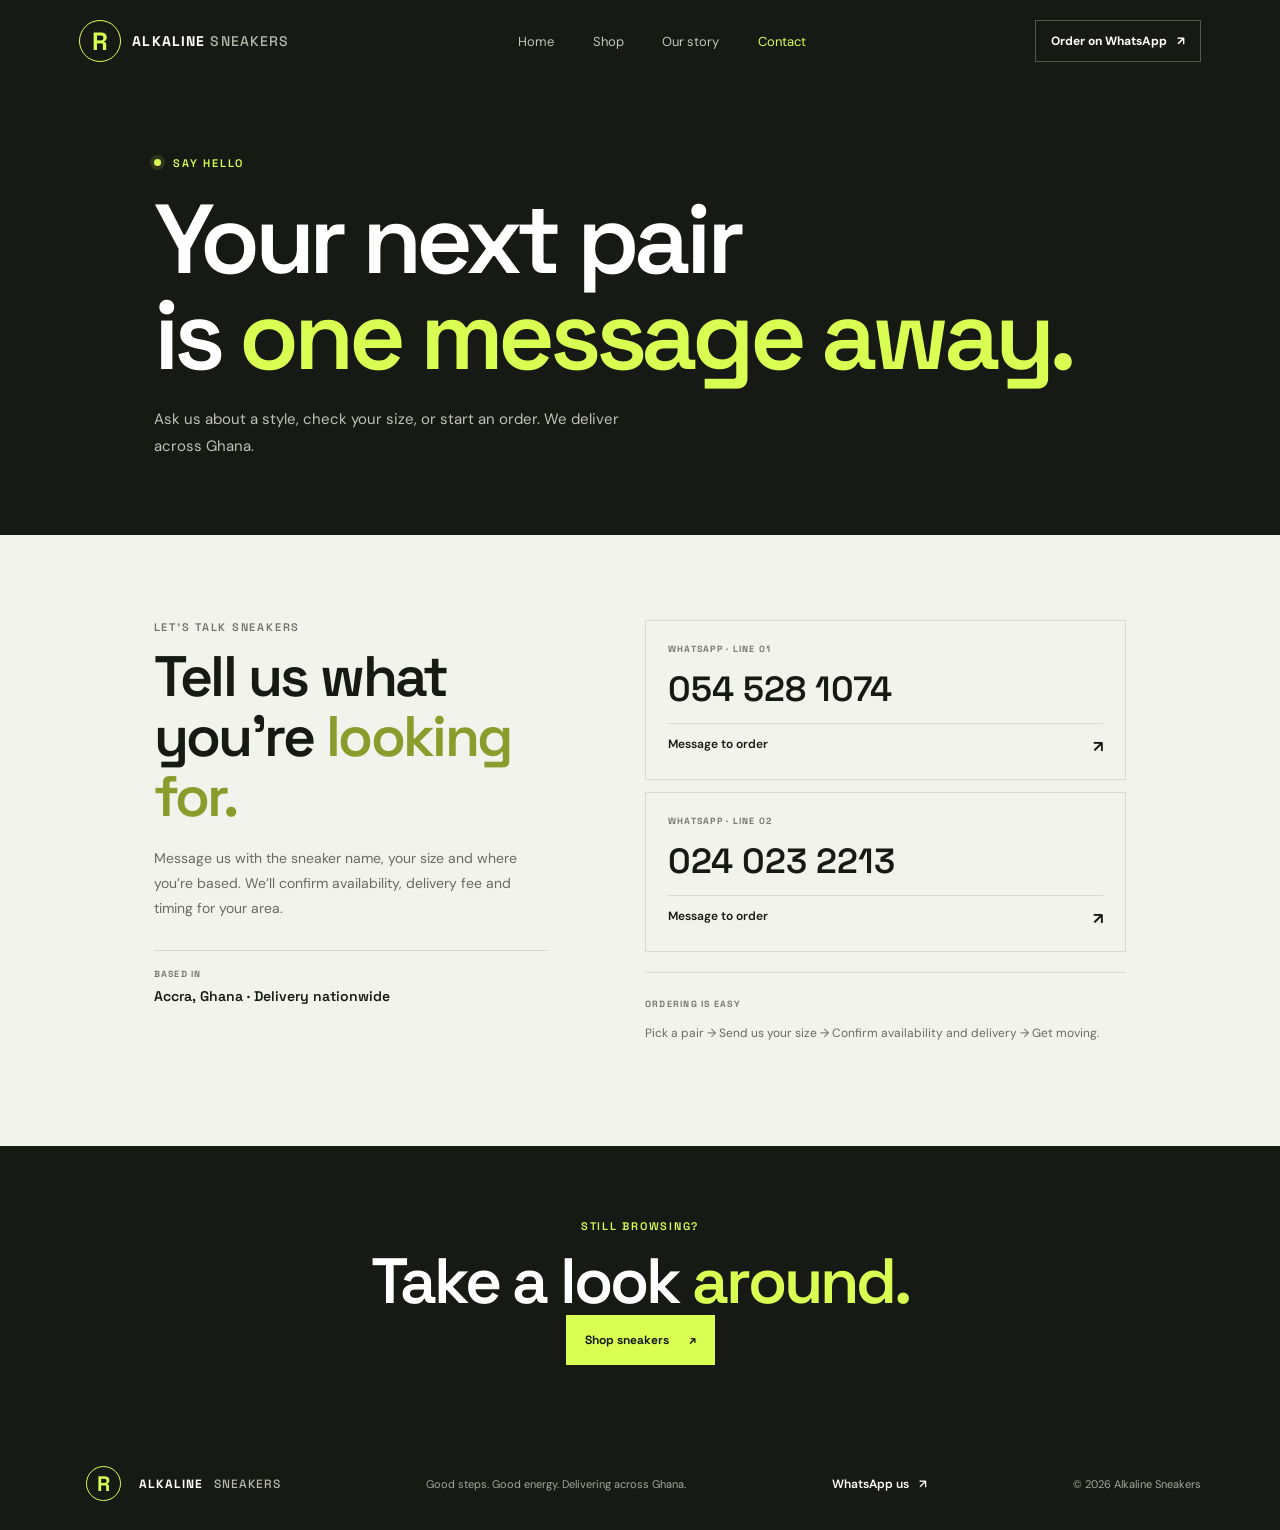
<file: contact.html>
<!DOCTYPE html>
<html lang="en">
<head>
    <meta charset="UTF-8">
    <meta name="viewport" content="width=device-width, initial-scale=1.0">
    <meta name="theme-color" content="#171914">
    <meta name="description" content="Contact Alkaline Sneakers in Ghana or order your next pair directly through WhatsApp.">
    <title>Contact & Orders | Alkaline Sneakers</title>
    <link rel="preconnect" href="https://fonts.googleapis.com">
    <link rel="preconnect" href="https://fonts.gstatic.com" crossorigin>
    <link href="https://fonts.googleapis.com/css2?family=DM+Sans:wght@400;500;600;700&family=Space+Grotesk:wght@400;500;600;700&display=swap" rel="stylesheet">
    <link rel="stylesheet" href="style.css">
</head>
<body>
    <header class="site-header">
        <a class="brand" href="Index.html" aria-label="Alkaline Sneakers home"><span class="brand-mark" aria-hidden="true">R</span><span class="brand-name">ALKALINE<span> SNEAKERS</span></span></a>
        <nav class="desktop-nav" aria-label="Main navigation"><a href="Index.html">Home</a><a href="shop.html">Shop</a><a href="about.html">Our story</a><a class="current" href="contact.html" aria-current="page">Contact</a></nav>
        <div class="header-tools"><a class="header-order" href="https://wa.me/233545281074?text=Hi%20Alkaline%20Sneakers%2C%20I%27d%20like%20to%20place%20an%20order." target="_blank" rel="noopener noreferrer">Order on WhatsApp <span aria-hidden="true">↗</span></a><details class="mobile-nav"><summary aria-label="Open navigation">Menu</summary><nav aria-label="Mobile navigation"><a href="Index.html">Home</a><a href="shop.html">Shop</a><a href="about.html">Our story</a><a href="contact.html" aria-current="page">Contact</a></nav></details></div>
    </header>
    <main>
        <section class="page-hero contact-hero"><p class="eyebrow"><span class="status-dot"></span> Say hello</p><h1>Your next pair<br>is <em>one message away.</em></h1><p>Ask us about a style, check your size, or start an order. We deliver across Ghana.</p></section>
        <section class="contact-layout"><div class="contact-copy"><p class="eyebrow eyebrow-dark">Let's talk sneakers</p><h2>Tell us what<br>you're <em>looking for.</em></h2><p>Message us with the sneaker name, your size and where you’re based. We’ll confirm availability, delivery fee and timing for your area.</p><div class="contact-hours"><span>BASED IN</span><strong>Accra, Ghana · Delivery nationwide</strong></div></div><div class="contact-options"><a class="contact-option" href="https://wa.me/233545281074?text=Hi%20Alkaline%20Sneakers%2C%20I%27d%20like%20to%20place%20an%20order." target="_blank" rel="noopener noreferrer"><span class="contact-label">WHATSAPP · LINE 01</span><strong>054 528 1074</strong><span class="contact-action">Message to order <b>↗</b></span></a><a class="contact-option" href="https://wa.me/233240232213?text=Hi%20Alkaline%20Sneakers%2C%20I%27d%20like%20to%20place%20an%20order." target="_blank" rel="noopener noreferrer"><span class="contact-label">WHATSAPP · LINE 02</span><strong>024 023 2213</strong><span class="contact-action">Message to order <b>↗</b></span></a><div class="order-steps"><span>ORDERING IS EASY</span><p>Pick a pair → Send us your size → Confirm availability and delivery → Get moving.</p></div></div></section>
        <section class="shop-cta"><p class="eyebrow">Still browsing?</p><h2>Take a look <em>around.</em></h2><a class="button button-lime" href="shop.html">Shop sneakers <span>↗</span></a></section>
    </main>
    <footer class="site-footer"><a class="brand" href="Index.html" aria-label="Alkaline Sneakers home"><span class="brand-mark" aria-hidden="true">R</span><span class="brand-name">ALKALINE<span> SNEAKERS</span></span></a><p>Good steps. Good energy. Delivering across Ghana.</p><a href="https://wa.me/233545281074" target="_blank" rel="noopener noreferrer">WhatsApp us <span>↗</span></a><small>© 2026 Alkaline Sneakers</small></footer>
</body>
</html>
</file>
<file: style.css>
:root {
    color-scheme: light;
    --ink: #171914;
    --paper: #f3f3ed;
    --lime: #d8ff52;
    --muted: #77796f;
    --line: #d8d9d0;
    --display: "Space Grotesk", sans-serif;
    --body: "DM Sans", sans-serif;
}

* { box-sizing: border-box; }

html { scroll-behavior: smooth; }

body {
    margin: 0;
    background: var(--paper);
    color: var(--ink);
    font-family: var(--body);
    -webkit-font-smoothing: antialiased;
}

a { color: inherit; text-decoration: none; }

img { display: block; max-width: 100%; }

.site-header {
    position: sticky;
    top: 0;
    z-index: 1000;
    display: flex;
    align-items: center;
    justify-content: space-between;
    min-height: 82px;
    padding: 0 6.2%;
    background: var(--ink);
    color: white;
}

.brand { display: inline-flex; align-items: center; gap: 11px; flex: 0 0 auto; }

.brand-mark {
    display: grid;
    width: 42px;
    aspect-ratio: 1;
    place-items: center;
    border: 1px solid var(--lime);
    border-radius: 50%;
    color: var(--lime);
    font: 700 25px/1 var(--display);
    transition: color .3s, background .3s, transform .45s;
}

.brand:hover .brand-mark { transform: rotate(-12deg); color: var(--ink); background: var(--lime); }

.brand-name { font: 700 14px/1 var(--display); letter-spacing: .08em; }
.brand-name span { color: #b7b9ad; font-weight: 500; }

.desktop-nav { display: flex; align-items: center; gap: clamp(20px, 3vw, 44px); }
.desktop-nav a { color: #c3c5bb; font-size: 13px; transition: color .2s; }
.desktop-nav a:hover, .desktop-nav a.current { color: var(--lime); }

.header-tools { display: flex; align-items: center; gap: 20px; }
.header-order { padding: 12px 15px; border: 1px solid #54564e; font-size: 12px; font-weight: 700; transition: color .2s, border-color .2s, background .2s; }
.header-order:hover { border-color: var(--lime); background: var(--lime); color: var(--ink); }
.header-order span, .site-footer a span { margin-left: 7px; }
.mobile-nav { display: none; position: relative; }
.mobile-nav summary { cursor: pointer; list-style: none; font-size: 13px; }
.mobile-nav summary::-webkit-details-marker { display: none; }
.mobile-nav nav { position: absolute; top: 34px; right: 0; display: grid; min-width: 170px; padding: 10px 16px; background: var(--ink); border: 1px solid #44463d; }
.mobile-nav nav a { padding: 12px 0; color: white; font-size: 14px; }

.hero {
    position: relative;
    display: grid;
    grid-template-columns: .92fr 1.08fr;
    min-height: 620px;
    overflow: hidden;
    background: var(--ink);
    color: white;
}

.hero-copy { z-index: 1; align-self: center; padding: 70px 3vw 76px 12%; animation: rise-in .7s both; }
.eyebrow { margin: 0 0 22px; color: var(--lime); font: 600 11px/1.3 var(--display); letter-spacing: .16em; text-transform: uppercase; }
.status-dot { display: inline-block; width: 7px; height: 7px; margin: 0 8px 1px 0; border-radius: 50%; background: var(--lime); box-shadow: 0 0 0 4px #d8ff5220; }
.hero h1 { margin: 0; font: 600 clamp(54px, 7.1vw, 102px)/.95 var(--display); letter-spacing: -.055em; }
.hero h1 em, .section-heading h2 em, .manifesto h2 em { color: var(--lime); font-style: normal; }
.hero-intro { max-width: 400px; margin: 25px 0 30px; color: #c0c1b8; font-size: 15px; line-height: 1.75; }
.hero-actions { display: flex; align-items: center; gap: 25px; flex-wrap: wrap; }
.button { display: inline-flex; align-items: center; justify-content: center; gap: 20px; min-height: 50px; padding: 0 19px; font: 700 12px var(--display); transition: transform .2s, background .2s, color .2s; }
.button:hover { transform: translateY(-3px); }
.button-lime { background: var(--lime); color: var(--ink); }
.button-lime:hover { background: white; }
.text-link { color: white; font-size: 12px; font-weight: 600; }
.text-link span { margin-left: 8px; transition: margin .2s; }
.text-link:hover span, .order-link:hover span { margin-left: 13px; }
.hero-note { display: flex; gap: 18px; margin-top: 67px; color: #77796f; font: 600 10px var(--display); letter-spacing: .1em; text-transform: uppercase; }
.hero-note span:first-child { color: var(--lime); }
.hero-visual { position: relative; min-height: 540px; overflow: hidden; background: #e63727; animation: rise-in .8s .1s both; }
.hero-visual::before { position: absolute; z-index: 1; inset: 0; background: linear-gradient(90deg, #17191414, transparent 28%), linear-gradient(0deg, #17191466, transparent 32%); content: ""; pointer-events: none; }
.hero-visual > img { width: 100%; height: 100%; position: absolute; inset: 0; object-fit: cover; object-position: 48% 50%; transition: transform .9s cubic-bezier(.2,.65,.3,1); }
.hero-visual:hover > img { transform: scale(1.035); }
.image-stamp { position: absolute; z-index: 2; top: 10%; right: 9%; display: flex; flex-direction: column; justify-content: space-between; width: 124px; height: 124px; padding: 14px; border-radius: 50%; background: var(--lime); color: var(--ink); transform: rotate(9deg); animation: stamp-turn 18s linear infinite; }
.image-stamp span { font: 700 7px var(--display); letter-spacing: .13em; }
.image-stamp strong { font: 700 12px/1.05 var(--display); }
.image-caption { position: absolute; z-index: 2; right: 6%; bottom: 21px; left: 6%; display: flex; justify-content: space-between; margin: 0; color: white; font: 600 9px var(--display); letter-spacing: .14em; }
.hero-orbit { position: absolute; z-index: 2; top: 50%; left: 48%; display: grid; width: 64px; aspect-ratio: 1; place-items: center; border: 1px solid #ffffff88; border-radius: 50%; color: white; font: 500 22px var(--display); animation: orbit 8s ease-in-out infinite; pointer-events: none; }

.ticker { overflow: hidden; background: var(--lime); color: var(--ink); }
.ticker-track { display: flex; align-items: center; justify-content: space-around; min-width: max-content; gap: 35px; padding: 15px 20px; animation: ticker-scroll 24s linear infinite; }
.ticker-track span { font: 700 11px var(--display); letter-spacing: .14em; }
.ticker-track i { font-size: 14px; font-style: normal; }

.section { padding: 88px 9% 100px; }
.section-heading { display: flex; align-items: end; justify-content: space-between; gap: 20px; margin-bottom: 34px; }
.eyebrow-dark { margin-bottom: 13px; color: #707466; }
.section-heading h2 { margin: 0; font: 600 clamp(34px, 4.6vw, 59px)/1.05 var(--display); letter-spacing: -.045em; }
.section-heading h2 em { color: #889e28; }
.text-link-dark { color: var(--ink); padding-bottom: 5px; }
.product-grid { display: grid; grid-template-columns: repeat(3, minmax(0, 1fr)); gap: 20px; }
.product-card { min-width: 0; }
.product-image { position: relative; display: block; aspect-ratio: 1 / .87; overflow: hidden; background: #e5e5dc; }
.product-image img { width: 100%; height: 100%; object-fit: cover; transition: transform .55s cubic-bezier(.2,.65,.3,1); }
.product-image:hover img { transform: scale(1.055); }
.product-tag { position: absolute; top: 13px; left: 13px; padding: 7px 9px; background: var(--paper); font: 700 9px var(--display); letter-spacing: .1em; }
.product-info { display: flex; justify-content: space-between; gap: 12px; padding: 17px 0 13px; }
.product-info h3 { margin: 0 0 5px; font: 600 16px var(--display); }
.product-info p { margin: 0; color: var(--muted); font-size: 12px; }
.product-info > strong { flex: 0 0 auto; font: 700 13px var(--display); }
.order-link { display: flex; justify-content: space-between; padding: 12px 0; border-top: 1px solid var(--line); font-size: 11px; font-weight: 700; }
.order-link span { transition: margin .2s; }

.manifesto { display: flex; align-items: center; justify-content: space-between; gap: 30px; min-height: 340px; padding: 65px 10%; background: #8d9d32; color: var(--ink); }
.manifesto-mark { display: grid; flex: 0 0 auto; width: clamp(94px, 15vw, 176px); aspect-ratio: 1; place-items: center; border: 1px solid #17191488; border-radius: 50%; font: 500 clamp(60px, 10vw, 130px)/1 var(--display); transform: rotate(-12deg); animation: mark-float 5s ease-in-out infinite; }
.manifesto .eyebrow { color: #262b19; }
.manifesto h2 { margin: 0; font: 600 clamp(34px, 4.7vw, 58px)/1.05 var(--display); letter-spacing: -.045em; }
.manifesto h2 em { color: white; }
.button-dark { flex: 0 0 auto; background: var(--ink); color: white; }
.button-dark:hover { background: white; color: var(--ink); }

.site-footer { display: flex; align-items: center; justify-content: space-between; gap: 22px; padding: 28px 6.2%; background: var(--ink); color: white; }
.site-footer p, .site-footer small { color: #a5a79d; font-size: 11px; }
.site-footer > a:not(.brand) { font-size: 12px; font-weight: 600; }
.site-footer .brand-mark { width: 35px; font-size: 21px; }
.site-footer .brand-name { font-size: 12px; }

.page-hero { padding: 74px 12% 76px; background: var(--ink); color: white; }
.page-hero h1 { max-width: 870px; margin: 0; font: 600 clamp(55px, 8vw, 98px)/.98 var(--display); letter-spacing: -.055em; }
.page-hero h1 em, .shop-cta h2 em, .story-copy h2 em, .contact-copy h2 em { color: var(--lime); font-style: normal; }
.page-hero > p:last-of-type { max-width: 510px; margin: 22px 0 0; color: #c0c1b8; font-size: 15px; line-height: 1.75; }
.shop-jump-links { display: flex; gap: 10px; margin-top: 30px; }
.shop-jump-links a { padding: 11px 14px; border: 1px solid #55574e; color: white; font-size: 12px; transition: background .2s, color .2s; }
.shop-jump-links a:hover { background: var(--lime); color: var(--ink); }
.shop-jump-links span { margin-left: 8px; }
.shop-section { padding: 75px 9% 80px; scroll-margin-top: 20px; }
.shop-section-tint { background: #e8e9e1; }
.shop-section .section-heading { margin-bottom: 28px; }
.shop-section .section-heading h2 { font-size: clamp(34px, 4vw, 52px); }
.price-note { margin: 0 0 5px; color: var(--muted); font-size: 11px; }
.shop-cta { display: flex; align-items: center; flex-direction: column; padding: 73px 7%; background: var(--ink); color: white; text-align: center; }
.shop-cta .eyebrow { margin-bottom: 14px; }
.shop-cta h2 { margin: 0; font: 600 clamp(38px, 5.5vw, 64px)/1.05 var(--display); letter-spacing: -.045em; }
.shop-cta > p:not(.eyebrow) { max-width: 440px; margin: 15px 0 24px; color: #b8baaf; font-size: 13px; line-height: 1.7; }
.shop-cta h2 em { color: var(--lime); }
.story-hero { padding-bottom: 90px; }
.story-layout { display: grid; grid-template-columns: 1.05fr .95fr; align-items: center; gap: 8%; padding: 90px 10%; }
.story-image { position: relative; min-height: 420px; overflow: hidden; background: #daddcf; }
.story-image img { position: absolute; width: 100%; height: 100%; object-fit: cover; transition: transform .7s; }
.story-image:hover img { transform: scale(1.04); }
.story-image span { position: absolute; bottom: 0; left: 0; padding: 13px 15px; background: var(--lime); font: 700 9px var(--display); letter-spacing: .12em; }
.story-copy h2, .contact-copy h2 { margin: 0 0 19px; font: 600 clamp(36px, 4.5vw, 57px)/1.05 var(--display); letter-spacing: -.045em; }
.story-copy h2 em { color: #899c2c; }
.story-copy > p:not(.eyebrow), .contact-copy > p:not(.eyebrow) { color: #686b61; font-size: 14px; line-height: 1.8; }
.story-copy .button { margin-top: 12px; }
.story-values { display: grid; grid-template-columns: repeat(3, 1fr); gap: 0; padding: 52px 10%; background: #e8e9e1; }
.story-values article { padding: 10px 24px; border-left: 1px solid #c8c9c0; }
.story-values article:first-child { border: 0; }
.story-values article > span { color: #84932f; font: 700 11px var(--display); }
.story-values h3 { margin: 18px 0 8px; font: 600 19px var(--display); }
.story-values p { max-width: 270px; margin: 0; color: #686b61; font-size: 12px; line-height: 1.7; }
.contact-hero h1 { max-width: 950px; }
.contact-layout { display: grid; grid-template-columns: .9fr 1.1fr; gap: 10%; padding: 85px 12%; }
.contact-copy h2 em { color: #899c2c; }
.contact-hours { display: grid; gap: 7px; margin-top: 29px; padding-top: 17px; border-top: 1px solid var(--line); }
.contact-hours span, .contact-label, .order-steps > span { color: #77796f; font: 700 9px var(--display); letter-spacing: .14em; }
.contact-hours strong { font: 600 14px var(--display); }
.contact-options { display: grid; gap: 12px; }
.contact-option { display: grid; gap: 12px; padding: 22px; border: 1px solid var(--line); transition: background .2s, border-color .2s, transform .2s; }
.contact-option:hover { transform: translateY(-3px); border-color: var(--ink); background: white; }
.contact-option > strong { font: 600 clamp(24px, 3vw, 35px) var(--display); }
.contact-action { display: flex; justify-content: space-between; padding-top: 12px; border-top: 1px solid var(--line); font-size: 12px; font-weight: 600; }
.contact-action b { font-size: 16px; }
.order-steps { margin-top: 8px; padding: 18px 0; border-top: 1px solid var(--line); }
.order-steps p { margin: 11px 0 0; color: #686b61; font-size: 12px; line-height: 1.7; }

@keyframes rise-in { from { opacity: 0; transform: translateY(18px); } to { opacity: 1; transform: translateY(0); } }
@keyframes stamp-turn { to { rotate: 369deg; } }
@keyframes orbit { 0%, 100% { transform: translate(-50%, -50%) translateY(-13px); } 50% { transform: translate(-50%, -50%) translateY(13px); } }
@keyframes ticker-scroll { to { transform: translateX(-33.333%); } }
@keyframes mark-float { 0%, 100% { transform: rotate(-12deg) translateY(0); } 50% { transform: rotate(-7deg) translateY(-8px); } }

@media (max-width: 900px) {
    .site-header { padding: 0 5%; }
    .desktop-nav { gap: 18px; }
    .header-tools { gap: 12px; }
    .hero-copy { padding-left: 9%; }
    .section { padding-right: 6%; padding-left: 6%; }
    .manifesto { padding-right: 7%; padding-left: 7%; }
    .site-footer { flex-wrap: wrap; }
    .story-layout { gap: 5%; padding-right: 7%; padding-left: 7%; }
    .contact-layout { gap: 6%; padding-right: 8%; padding-left: 8%; }
}

@media (max-width: 680px) {
    .site-header { min-height: 70px; }
    .desktop-nav { display: none; }
    .header-order { padding: 10px 11px; font-size: 10px; }
    .mobile-nav { display: block; }
    .brand { gap: 8px; }
    .brand-mark { width: 36px; font-size: 21px; }
    .brand-name { font-size: 11px; }
    .hero { grid-template-columns: 1fr; }
    .hero-copy { padding: 64px 7% 37px; }
    .hero h1 { font-size: clamp(58px, 15vw, 82px); }
    .hero-intro { max-width: 360px; font-size: 14px; }
    .hero-note { margin-top: 38px; }
    .hero-visual { min-height: 390px; }
    .hero-orbit { top: 60%; left: 83%; }
    .ticker-track { gap: 22px; }
    .section { padding: 66px 6% 72px; }
    .section-heading { align-items: start; flex-direction: column; margin-bottom: 25px; }
    .section-heading h2 { font-size: 39px; }
    .product-grid { grid-template-columns: 1fr; gap: 30px; }
    .product-image { aspect-ratio: 1.15 / 1; }
    .manifesto { align-items: start; flex-wrap: wrap; padding: 47px 7%; }
    .manifesto-mark { width: 84px; font-size: 60px; }
    .manifesto > div:nth-child(2) { flex: 1 1 210px; }
    .manifesto h2 { font-size: 38px; }
    .site-footer { align-items: start; flex-direction: column; padding: 30px 7%; }
    .site-footer p { margin: 0; }
    .page-hero { padding: 58px 7% 62px; }
    .page-hero h1 { font-size: clamp(52px, 14vw, 75px); }
    .shop-section { padding: 58px 6%; }
    .shop-section .section-heading { align-items: start; }
    .price-note { line-height: 1.6; }
    .story-layout, .contact-layout { grid-template-columns: 1fr; gap: 38px; padding: 55px 7%; }
    .story-image { min-height: 340px; }
    .story-values { grid-template-columns: 1fr; gap: 23px; padding: 40px 7%; }
    .story-values article { padding: 0 0 0 16px; border: 0; border-left: 1px solid #c8c9c0; }
    .story-values h3 { margin-top: 9px; }
    .shop-cta { padding: 58px 7%; }
}

@media (prefers-reduced-motion: reduce) {
    *, *::before, *::after { scroll-behavior: auto !important; animation-duration: .01ms !important; animation-iteration-count: 1 !important; transition-duration: .01ms !important; }
}
</file>
